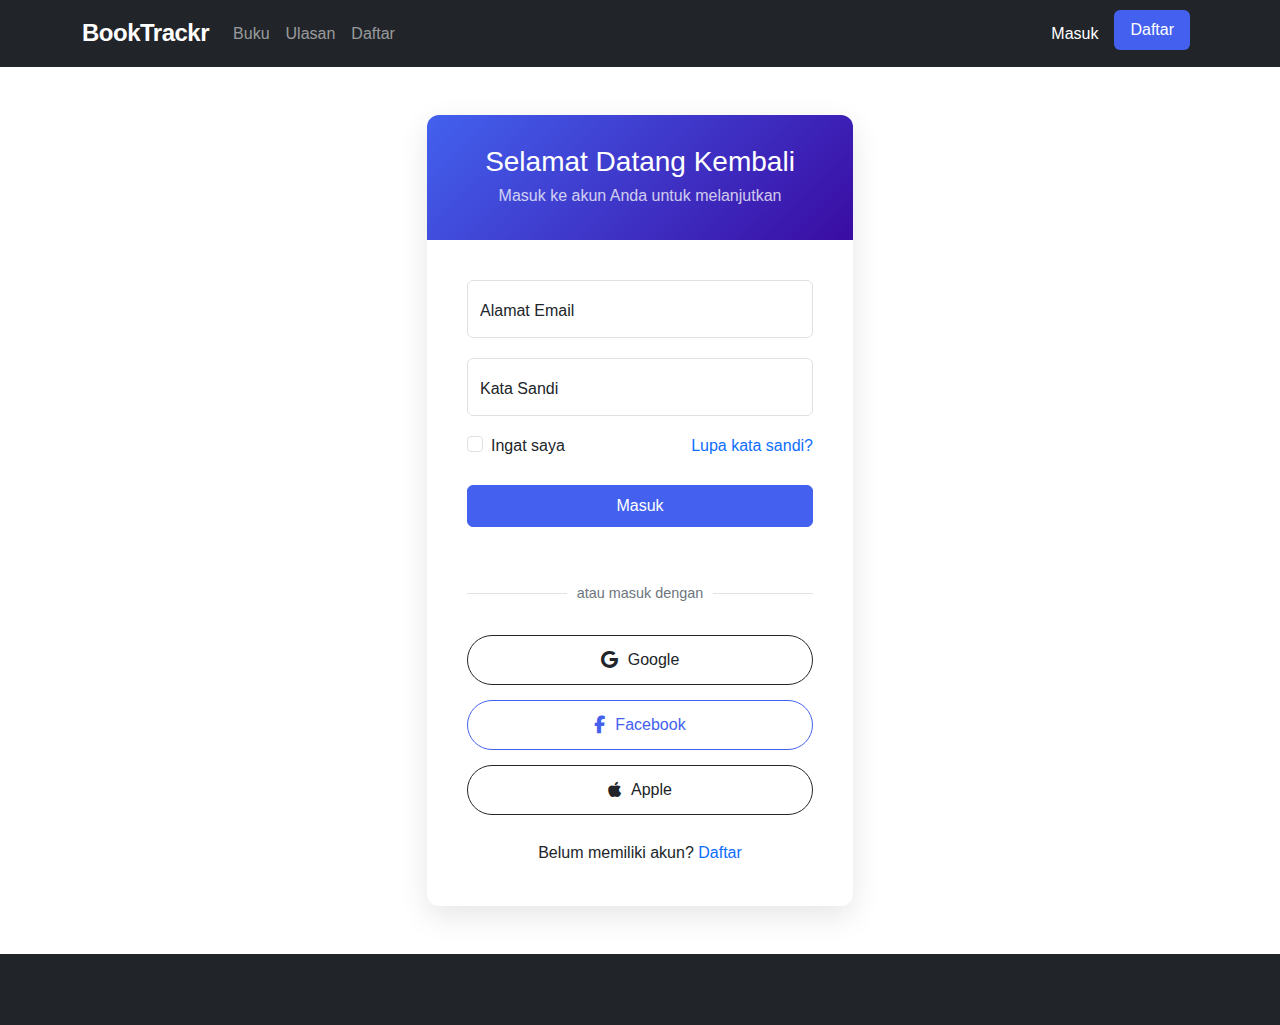
<file: login.html>
<!DOCTYPE html>
<html lang="en">

<head>
    <meta charset="UTF-8">
    <meta name="viewport" content="width=device-width, initial-scale=1.0">
    <title>Masuk - BookTrackr</title>
    <!-- Bootstrap CSS -->
    <link href="https://cdn.jsdelivr.net/npm/bootstrap@5.3.2/dist/css/bootstrap.min.css" rel="stylesheet">
    <!-- Custom CSS -->
    <link href="style.css" rel="stylesheet">
    <!-- Font Awesome -->
    <link rel="stylesheet" href="https://cdnjs.cloudflare.com/ajax/libs/font-awesome/6.4.2/css/all.min.css">
    <style>
        .login-container {
            max-width: 450px;
            margin: 0 auto;
        }

        .login-card {
            border: none;
            box-shadow: 0 10px 30px rgba(0, 0, 0, 0.1);
            border-radius: 12px;
            overflow: hidden;
        }

        .login-header {
            background: linear-gradient(135deg, #4361ee 0%, #3a0ca3 100%);
            padding: 30px;
            text-align: center;
        }

        .login-form {
            padding: 40px;
        }

        .form-floating {
            margin-bottom: 20px;
        }

        .divider {
            display: flex;
            align-items: center;
            margin: 30px 0;
        }

        .divider::before,
        .divider::after {
            content: '';
            flex: 1;
            border-bottom: 1px solid var(--border-color);
        }

        .divider span {
            padding: 0 10px;
            color: var(--text-muted);
            font-size: 0.9rem;
        }

        .social-login .btn {
            border-radius: 50px;
            margin-bottom: 15px;
            display: flex;
            align-items: center;
            justify-content: center;
            padding: 12px;
            font-weight: 500;
        }

        .social-login i {
            margin-right: 10px;
            font-size: 1.1rem;
        }
    </style>
</head>

<body>
    <!-- Navigation -->
    <nav class="navbar navbar-expand-lg navbar-dark bg-dark">
        <div class="container">
            <a class="navbar-brand fw-bold" href="index.html">BookTrackr</a>
            <button class="navbar-toggler" type="button" data-bs-toggle="collapse" data-bs-target="#navbarNav">
                <span class="navbar-toggler-icon"></span>
            </button>
            <div class="collapse navbar-collapse" id="navbarNav">
                <ul class="navbar-nav me-auto">
                    <li class="nav-item">
                        <a class="nav-link" href="#">Buku</a>
                    </li>
                    <li class="nav-item">
                        <a class="nav-link" href="#">Ulasan</a>
                    </li>
                    <li class="nav-item">
                        <a class="nav-link" href="#">Daftar</a>
                    </li>
                </ul>
                <ul class="navbar-nav ms-auto">
                    <li class="nav-item">
                        <a class="nav-link active" href="login.html">Masuk</a>
                    </li>
                    <li class="nav-item">
                        <a class="nav-link btn btn-primary text-white px-3 mx-2" href="register.html">Daftar</a>
                    </li>
                </ul>
            </div>
        </div>
    </nav>

    <!-- Login Section -->
    <section class="py-5">
        <div class="container login-container">
            <div class="card login-card">
                <div class="login-header text-white">
                    <h3 class="mb-1">Selamat Datang Kembali</h3>
                    <p class="mb-0 opacity-75">Masuk ke akun Anda untuk melanjutkan</p>
                </div>
                <div class="login-form">
                    <form>
                        <div class="form-floating">
                            <input type="email" class="form-control" id="emailInput" placeholder="nama@contoh.com">
                            <label for="emailInput">Alamat Email</label>
                        </div>
                        <div class="form-floating mb-3">
                            <input type="password" class="form-control" id="passwordInput" placeholder="Kata Sandi">
                            <label for="passwordInput">Kata Sandi</label>
                        </div>
                        <div class="d-flex justify-content-between mb-4">
                            <div class="form-check">
                                <input class="form-check-input" type="checkbox" id="rememberCheck">
                                <label class="form-check-label" for="rememberCheck">
                                    Ingat saya
                                </label>
                            </div>
                            <a href="#" class="text-decoration-none">Lupa kata sandi?</a>
                        </div>
                        <button type="submit" class="btn btn-primary w-100 py-2 mb-4">Masuk</button>
                    </form>

                    <div class="divider">
                        <span>atau masuk dengan</span>
                    </div>

                    <div class="social-login">
                        <button class="btn btn-outline-dark w-100">
                            <i class="fab fa-google"></i> Google
                        </button>
                        <button class="btn btn-outline-primary w-100">
                            <i class="fab fa-facebook-f"></i> Facebook
                        </button>
                        <button class="btn btn-outline-dark w-100">
                            <i class="fab fa-apple"></i> Apple
                        </button>
                    </div>

                    <div class="text-center mt-4">
                        <p class="mb-0">Belum memiliki akun? <a href="register.html"
                                class="text-decoration-none">Daftar</a></p>
                    </div>
                </div>
            </div>
        </div>
    </section>

    <!-- Footer -->
    <footer class="py-4 bg-dark text-white">
        <div class="container">
            <div class="row">
                <div class="col-md-6 text-center text-md-start">
                    <p class="small text-muted mb-0">&copy; 2024 BookTrackr. Semua hak dilindungi.</p>
                </div>
                <div class="col-md-6 text-center text-md-end">
                    <ul class="list-inline small mb-0">
                        <li class="list-inline-item"><a href="#" class="text-muted">Ketentuan</a></li>
                        <li class="list-inline-item"><a href="#" class="text-muted">Privasi</a></li>
                        <li class="list-inline-item"><a href="#" class="text-muted">Cookie</a></li>
                    </ul>
                </div>
            </div>
        </div>
    </footer>

    <!-- Bootstrap Bundle with Popper -->
    <script src="https://cdn.jsdelivr.net/npm/bootstrap@5.3.2/dist/js/bootstrap.bundle.min.js"></script>
</body>

</html>
</file>
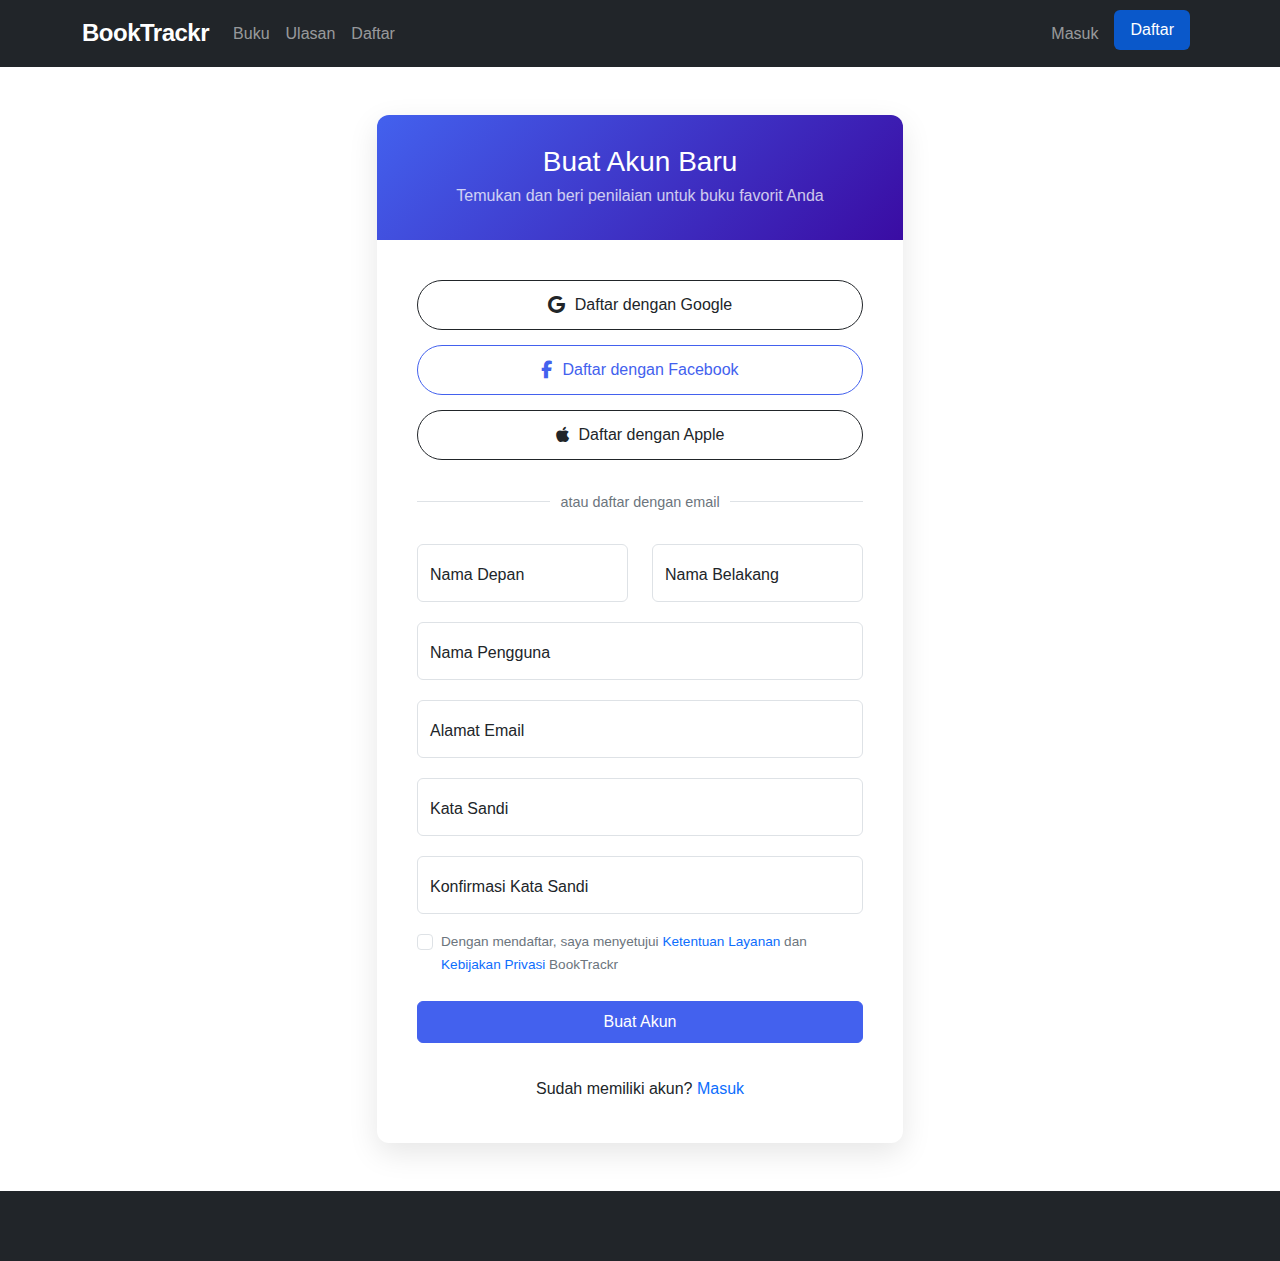
<file: register.html>
<!DOCTYPE html>
<html lang="en">

<head>
    <meta charset="UTF-8">
    <meta name="viewport" content="width=device-width, initial-scale=1.0">
    <title>Daftar - BookTrackr</title>
    <!-- Bootstrap CSS -->
    <link href="https://cdn.jsdelivr.net/npm/bootstrap@5.3.2/dist/css/bootstrap.min.css" rel="stylesheet">
    <!-- Custom CSS -->
    <link href="style.css" rel="stylesheet">
    <!-- Font Awesome -->
    <link rel="stylesheet" href="https://cdnjs.cloudflare.com/ajax/libs/font-awesome/6.4.2/css/all.min.css">
    <style>
        .register-container {
            max-width: 550px;
            margin: 0 auto;
        }

        .register-card {
            border: none;
            box-shadow: 0 10px 30px rgba(0, 0, 0, 0.1);
            border-radius: 12px;
            overflow: hidden;
        }

        .register-header {
            background: linear-gradient(135deg, #4361ee 0%, #3a0ca3 100%);
            padding: 30px;
            text-align: center;
        }

        .register-form {
            padding: 40px;
        }

        .form-floating {
            margin-bottom: 20px;
        }

        .divider {
            display: flex;
            align-items: center;
            margin: 30px 0;
        }

        .divider::before,
        .divider::after {
            content: '';
            flex: 1;
            border-bottom: 1px solid var(--border-color);
        }

        .divider span {
            padding: 0 10px;
            color: var(--text-muted);
            font-size: 0.9rem;
        }

        .social-register .btn {
            border-radius: 50px;
            margin-bottom: 15px;
            display: flex;
            align-items: center;
            justify-content: center;
            padding: 12px;
            font-weight: 500;
        }

        .social-register i {
            margin-right: 10px;
            font-size: 1.1rem;
        }

        .terms-text {
            font-size: 0.85rem;
            color: var(--text-muted);
        }
    </style>
</head>

<body>
    <!-- Navigation -->
    <nav class="navbar navbar-expand-lg navbar-dark bg-dark">
        <div class="container">
            <a class="navbar-brand fw-bold" href="index.html">BookTrackr</a>
            <button class="navbar-toggler" type="button" data-bs-toggle="collapse" data-bs-target="#navbarNav">
                <span class="navbar-toggler-icon"></span>
            </button>
            <div class="collapse navbar-collapse" id="navbarNav">
                <ul class="navbar-nav me-auto">
                    <li class="nav-item">
                        <a class="nav-link" href="#">Buku</a>
                    </li>
                    <li class="nav-item">
                        <a class="nav-link" href="#">Ulasan</a>
                    </li>
                    <li class="nav-item">
                        <a class="nav-link" href="#">Daftar</a>
                    </li>
                </ul>
                <ul class="navbar-nav ms-auto">
                    <li class="nav-item">
                        <a class="nav-link" href="login.html">Masuk</a>
                    </li>
                    <li class="nav-item">
                        <a class="nav-link active btn btn-primary text-white px-3 mx-2" href="register.html">Daftar</a>
                    </li>
                </ul>
            </div>
        </div>
    </nav>

    <!-- Register Section -->
    <section class="py-5">
        <div class="container register-container">
            <div class="card register-card">
                <div class="register-header text-white">
                    <h3 class="mb-1">Buat Akun Baru</h3>
                    <p class="mb-0 opacity-75">Temukan dan beri penilaian untuk buku favorit Anda</p>
                </div>
                <div class="register-form">
                    <div class="social-register mb-3">
                        <button class="btn btn-outline-dark w-100">
                            <i class="fab fa-google"></i> Daftar dengan Google
                        </button>
                        <button class="btn btn-outline-primary w-100">
                            <i class="fab fa-facebook-f"></i> Daftar dengan Facebook
                        </button>
                        <button class="btn btn-outline-dark w-100">
                            <i class="fab fa-apple"></i> Daftar dengan Apple
                        </button>
                    </div>

                    <div class="divider">
                        <span>atau daftar dengan email</span>
                    </div>

                    <form>
                        <div class="row">
                            <div class="col-md-6">
                                <div class="form-floating">
                                    <input type="text" class="form-control" id="firstNameInput"
                                        placeholder="Nama Depan">
                                    <label for="firstNameInput">Nama Depan</label>
                                </div>
                            </div>
                            <div class="col-md-6">
                                <div class="form-floating">
                                    <input type="text" class="form-control" id="lastNameInput"
                                        placeholder="Nama Belakang">
                                    <label for="lastNameInput">Nama Belakang</label>
                                </div>
                            </div>
                        </div>

                        <div class="form-floating">
                            <input type="text" class="form-control" id="usernameInput" placeholder="Nama Pengguna">
                            <label for="usernameInput">Nama Pengguna</label>
                        </div>

                        <div class="form-floating">
                            <input type="email" class="form-control" id="emailInput" placeholder="nama@contoh.com">
                            <label for="emailInput">Alamat Email</label>
                        </div>

                        <div class="form-floating">
                            <input type="password" class="form-control" id="passwordInput" placeholder="Kata Sandi">
                            <label for="passwordInput">Kata Sandi</label>
                        </div>

                        <div class="form-floating mb-3">
                            <input type="password" class="form-control" id="confirmPasswordInput"
                                placeholder="Konfirmasi Kata Sandi">
                            <label for="confirmPasswordInput">Konfirmasi Kata Sandi</label>
                        </div>

                        <div class="form-check mb-4">
                            <input class="form-check-input" type="checkbox" id="termsCheck">
                            <label class="form-check-label terms-text" for="termsCheck">
                                Dengan mendaftar, saya menyetujui <a href="#" class="text-decoration-none">Ketentuan
                                    Layanan</a> dan <a href="#" class="text-decoration-none">Kebijakan Privasi</a>
                                BookTrackr
                            </label>
                        </div>

                        <button type="submit" class="btn btn-primary w-100 py-2 mb-3">Buat Akun</button>
                    </form>

                    <div class="text-center mt-3">
                        <p class="mb-0">Sudah memiliki akun? <a href="login.html" class="text-decoration-none">Masuk</a>
                        </p>
                    </div>
                </div>
            </div>
        </div>
    </section>

    <!-- Footer -->
    <footer class="py-4 bg-dark text-white">
        <div class="container">
            <div class="row">
                <div class="col-md-6 text-center text-md-start">
                    <p class="small text-muted mb-0">&copy; 2024 BookTrackr. Semua hak dilindungi.</p>
                </div>
                <div class="col-md-6 text-center text-md-end">
                    <ul class="list-inline small mb-0">
                        <li class="list-inline-item"><a href="#" class="text-muted">Ketentuan</a></li>
                        <li class="list-inline-item"><a href="#" class="text-muted">Privasi</a></li>
                        <li class="list-inline-item"><a href="#" class="text-muted">Cookie</a></li>
                    </ul>
                </div>
            </div>
        </div>
    </footer>

    <!-- Bootstrap Bundle with Popper -->
    <script src="https://cdn.jsdelivr.net/npm/bootstrap@5.3.2/dist/js/bootstrap.bundle.min.js"></script>
</body>

</html>
</file>
<file: style.css>
/* Global Styles */
:root {
    --primary: #4361ee;
    --secondary: #3f37c9;
    --dark: #1e2022;
    --light: #f8f9fa;
    --text-muted: #6c757d;
    --border-color: #dee2e6;
    --rating-color: #ffc107;
}

body {
    font-family: 'Segoe UI', Roboto, 'Helvetica Neue', Arial, sans-serif;
    color: var(--dark);
    line-height: 1.7;
}

/* Hero Section */
.hero-section {
    background: linear-gradient(135deg, #4361ee 0%, #3a0ca3 100%);
    padding: 80px 0;
    margin-bottom: 2rem;
}

.counter-box {
    padding: 20px 10px;
    background: rgba(255, 255, 255, 0.1);
    border-radius: 8px;
    backdrop-filter: blur(5px);
}

.counter-number {
    font-size: 2rem;
    font-weight: 700;
    margin-bottom: 0;
}

.counter-label {
    font-size: 0.9rem;
    margin-bottom: 0;
    opacity: 0.8;
}

/* Section Titles */
.section-title {
    font-weight: 700;
    position: relative;
    padding-bottom: 10px;
}

.section-title::after {
    content: '';
    position: absolute;
    bottom: 0;
    left: 0;
    width: 50px;
    height: 3px;
    background-color: var(--primary);
}

/* Book Cards */
.book-card {
    transition: transform 0.3s ease;
}

.book-card:hover {
    transform: translateY(-5px);
}

.book-title {
    font-size: 1rem;
    font-weight: 600;
    margin-bottom: 0.2rem;
    white-space: nowrap;
    overflow: hidden;
    text-overflow: ellipsis;
}

.book-author {
    font-size: 0.85rem;
}

/* Reviews */
.review-card {
    border: none;
    box-shadow: 0 5px 15px rgba(0, 0, 0, 0.05);
    transition: transform 0.3s ease, box-shadow 0.3s ease;
}

.review-card:hover {
    transform: translateY(-5px);
    box-shadow: 0 10px 25px rgba(0, 0, 0, 0.1);
}

.review-book-cover {
    width: 70px;
    height: 100px;
    object-fit: cover;
    box-shadow: 0 3px 8px rgba(0, 0, 0, 0.1);
    border-radius: 4px;
}

.review-content {
    font-size: 0.95rem;
    overflow: hidden;
    text-overflow: ellipsis;
    display: -webkit-box;
    -webkit-line-clamp: 4;
    -webkit-box-orient: vertical;
}

/* Lists */
.list-card {
    border: none;
    box-shadow: 0 5px 15px rgba(0, 0, 0, 0.05);
    transition: transform 0.3s ease, box-shadow 0.3s ease;
}

.list-card:hover {
    transform: translateY(-5px);
    box-shadow: 0 10px 25px rgba(0, 0, 0, 0.1);
}

.list-book-cover {
    width: 60px;
    height: 90px;
    object-fit: cover;
    border-radius: 4px;
    box-shadow: 0 2px 5px rgba(0, 0, 0, 0.1);
}

.list-book-more {
    width: 60px;
    height: 90px;
    background-color: var(--light);
    border-radius: 4px;
    color: var(--text-muted);
    font-weight: 600;
    box-shadow: 0 2px 5px rgba(0, 0, 0, 0.1);
}

/* User Profile Images */
.rounded-circle {
    object-fit: cover;
}

/* Responsive Adjustments */
@media (max-width: 767.98px) {
    .hero-section {
        padding: 60px 0;
    }

    .counter-box {
        margin-bottom: 15px;
    }

    .section-title {
        font-size: 1.5rem;
    }

    .review-content {
        -webkit-line-clamp: 3;
    }
}

/* Navigation Adjustments */
.navbar-brand {
    font-size: 1.5rem;
    letter-spacing: -0.5px;
}

.nav-link.btn {
    margin-top: -2px;
    margin-bottom: -2px;
}

/* Custom Button Styles */
.btn-primary {
    background-color: var(--primary);
    border-color: var(--primary);
}

.btn-primary:hover {
    background-color: var(--secondary);
    border-color: var(--secondary);
}

.btn-outline-primary {
    color: var(--primary);
    border-color: var(--primary);
}

.btn-outline-primary:hover {
    background-color: var(--primary);
    border-color: var(--primary);
}

/* Footer Styles */
footer {
    font-size: 0.95rem;
}

.social-icons a {
    transition: opacity 0.3s ease;
}

.social-icons a:hover {
    opacity: 0.8;
}

/* Coming Soon Tag */
.book-date {
    color: var(--primary);
    font-weight: 600;
}
</file>
